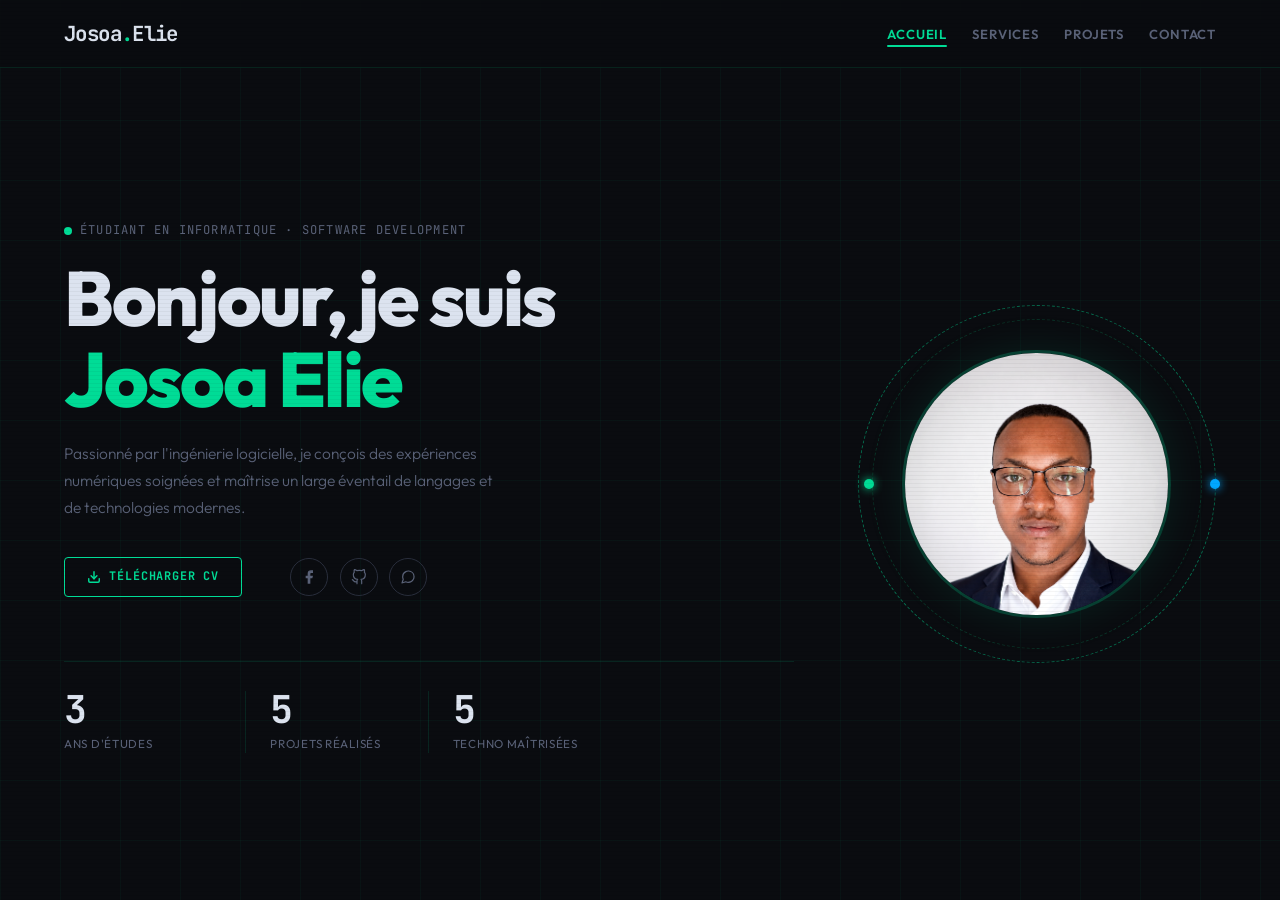
<file: index.html>
<!DOCTYPE html>
<html lang="fr">
<head>
  <meta charset="UTF-8" />
  <meta name="viewport" content="width=device-width, initial-scale=1.0" />
  <title>Josoa Elie — Développeur Logiciel</title>
  <link rel="preconnect" href="https://fonts.googleapis.com" />
  <link rel="preconnect" href="https://fonts.gstatic.com" crossorigin />
  <link href="https://fonts.googleapis.com/css2?family=JetBrains+Mono:wght@400;700&family=Outfit:wght@300;400;500;600;700;800&display=swap" rel="stylesheet" />
  <link rel="stylesheet" href="css/style.css">
  <link rel="stylesheet" href="css/download.css"><!-- ajouté : styles pour l'indicateur de download -->
  <link rel="stylesheet" href="assets/icons/fontawesome/css/all.css">
</head>
<body>

  <!-- NAV -->
  <header>
    <nav class="nav" role="navigation" aria-label="Navigation principale">
      <a href="index.html" class="nav__logo" aria-label="Accueil">Josoa<span>.</span>Elie</a>

      <button class="nav__toggle" id="toggle" aria-label="Menu" aria-expanded="false">
        <span></span><span></span><span></span>
      </button>

      <ul class="nav__links" id="menu" role="list">
        <li><a href="index.html" class="active">Accueil</a></li>
        <li><a href="page/services.html">Services</a></li>
        <li><a href="page/projets.html">Projets</a></li>
        <li><a href="page/contact.html">Contact</a></li>
      </ul>
    </nav>
  </header>

  <div class="overlay" id="overlay" aria-hidden="true"></div>

  <!-- HERO -->
  <main>
    <section class="hero" aria-label="Présentation">

      <!-- Texte gauche -->
      <div class="hero__text">
        <p class="hero__badge">Étudiant en informatique &middot; Software Development</p>

        <h1 class="hero__title">
          Bonjour, je suis<br>
          <em>Josoa Elie</em>
        </h1>

        <p class="hero__desc">
          Passionné par l'ingénierie logicielle, je conçois des expériences numériques soignées
          et maîtrise un large éventail de langages et de technologies modernes.
        </p>

        <div class="hero__actions">
          <!-- CV download -->
          <a href="assets/pdf/Mon_CV.pdf"
             id="download-cv"
             class="btn-outline"
             download
             aria-describedby="download-status"
             aria-pressed="false">
            <svg width="14" height="14" viewBox="0 0 24 24" fill="none"
                 stroke="currentColor" stroke-width="2.5" stroke-linecap="round" stroke-linejoin="round"
                 aria-hidden="true">
              <path d="M21 15v4a2 2 0 01-2 2H5a2 2 0 01-2-2v-4"/>
              <polyline points="7 10 12 15 17 10"/>
              <line x1="12" y1="15" x2="12" y2="3"/>
            </svg>
            Télécharger CV
          </a>

          <!-- Indicateur de téléchargement (visuel + texte accessible) -->
          <div id="download-indicator" class="download-indicator" aria-hidden="true" aria-live="polite">
            <span class="spinner" aria-hidden="true"></span>
            <span class="progress-bar" aria-hidden="true"><span class="progress-fill" style="width:0%"></span></span>
            <span id="download-status" class="sr-only" aria-live="polite"></span>
          </div>

          <!-- Réseaux -->
          <nav class="socials" aria-label="Réseaux sociaux">
            <!-- Facebook -->
            <a href="https://www.facebook.com/elie.josoa" target="_blank"
               rel="noopener noreferrer" aria-label="Facebook">
              <svg width="16" height="16" viewBox="0 0 24 24" fill="currentColor" aria-hidden="true">
                <path d="M18 2h-3a5 5 0 00-5 5v3H7v4h3v8h4v-8h3l1-4h-4V7a1 1 0 011-1h3z"/>
              </svg>
            </a>

            <!-- GitHub -->
            <a href="https://github.com/Josoa-elie" target="_blank"
               rel="noopener noreferrer" aria-label="GitHub">
              <svg width="16" height="16" viewBox="0 0 24 24" fill="none"
                   stroke="currentColor" stroke-width="1.8" stroke-linecap="round" stroke-linejoin="round"
                   aria-hidden="true">
                <path d="M9 19c-5 1.5-5-2.5-7-3m14 6v-3.87a3.37 3.37 0 00-.94-2.61
                         c3.14-.35 6.44-1.54 6.44-7A5.44 5.44 0 0020 4.77
                         5.07 5.07 0 0019.91 1S18.73.65 16 2.48a13.38 13.38 0 00-7 0
                         C6.27.65 5.09 1 5.09 1A5.07 5.07 0 005 4.77a5.44 5.44 0 00-1.5 3.78
                         c0 5.42 3.3 6.61 6.44 7A3.37 3.37 0 009 18.13V22"/>
              </svg>
            </a>

            <!-- WhatsApp -->
            <a href="https://wa.me/261346310581" target="_blank"
               rel="noopener noreferrer" aria-label="WhatsApp">
              <svg width="16" height="16" viewBox="0 0 24 24" fill="none"
                   stroke="currentColor" stroke-width="1.8" stroke-linecap="round" stroke-linejoin="round"
                   aria-hidden="true">
                <path d="M21 11.5a8.38 8.38 0 01-.9 3.8 8.5 8.5 0 01-7.6 4.7
                         8.38 8.38 0 01-3.8-.9L3 21l1.9-5.7a8.38 8.38 0 01-.9-3.8
                         8.5 8.5 0 014.7-7.6 8.38 8.38 0 013.8-.9h.5a8.48 8.48 0 018 8v.5z"/>
              </svg>
            </a>

          </nav>
        </div>

        <!-- Stats -->
        <div class="hero__stats" role="list" aria-label="Statistiques">
          <div class="stat" role="listitem">
            <div class="stat__n">3</div>
            <div class="stat__l">Ans d'études</div>
          </div>
          <div class="stat" role="listitem">
            <div class="stat__n">5</div>
            <div class="stat__l">Projets réalisés</div>
          </div>
          <div class="stat" role="listitem">
            <div class="stat__n">5</div>
            <div class="stat__l">Techno maîtrisées</div>
          </div>
        </div>
      </div>

      <!-- Photo droite -->
      <div class="hero__visual" aria-hidden="true">
        <div class="ring ring--1"></div>
        <div class="ring ring--2"></div>
        <div class="photo">
          <img src="assets/images/profil.png" alt="Photo de Josoa Elie"
            loading="eager"
            decoding="async">
        </div>
      </div>

    </section>
  </main>
  <script src="js/main.js"></script>
</body>
</html>
</file>
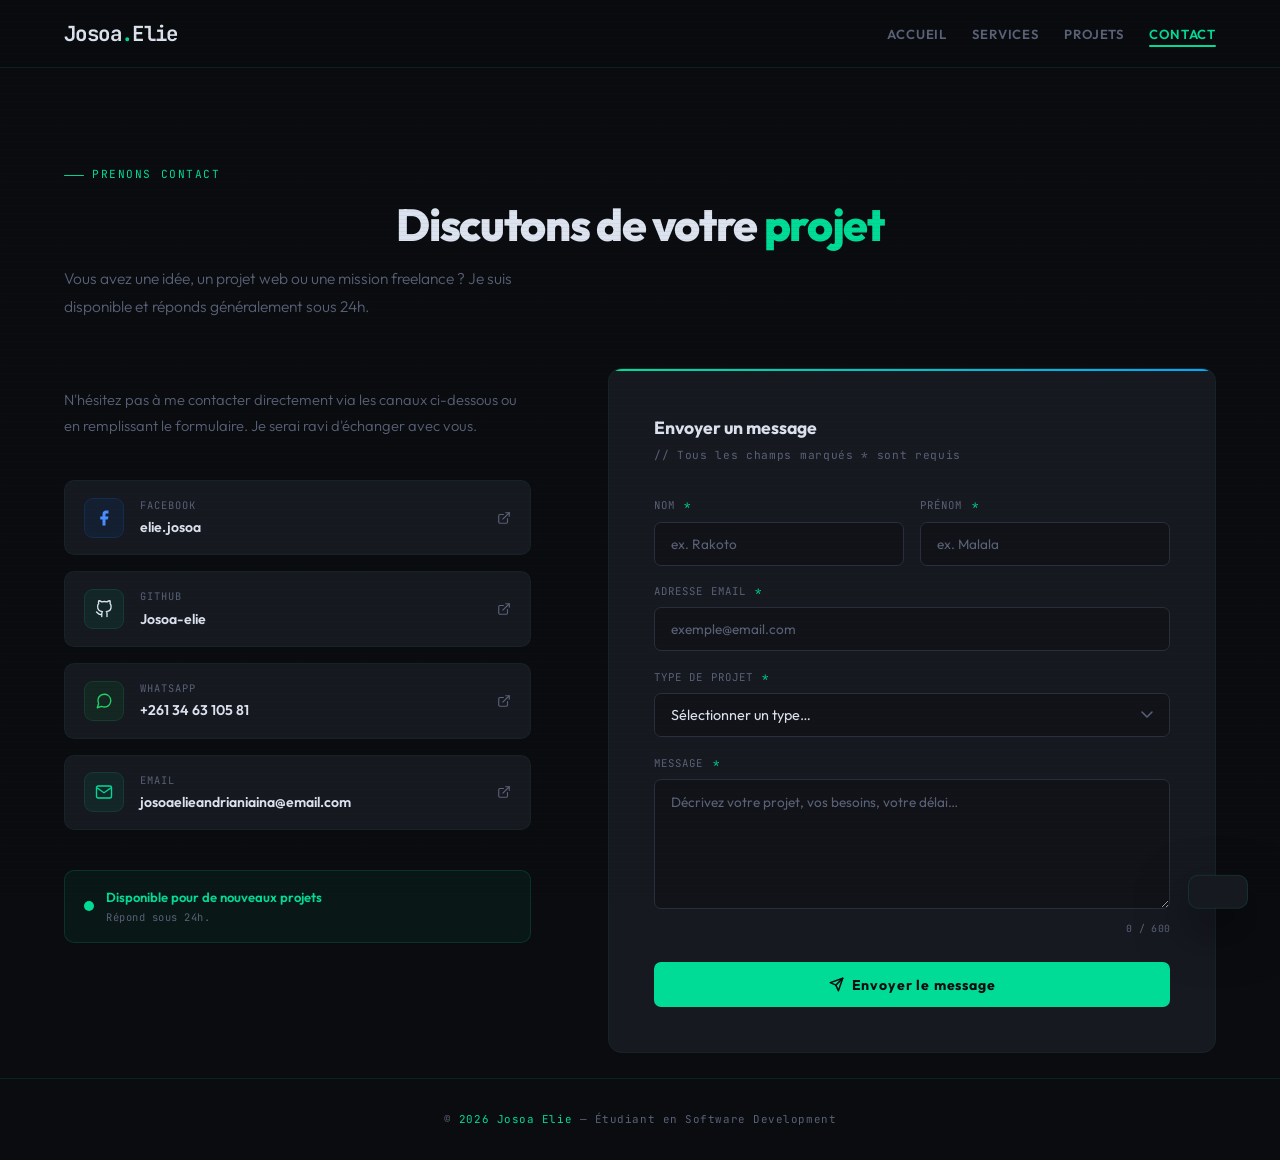
<file: page/contact.html>
<!DOCTYPE html>
<html lang="fr">

<head>
  <meta charset="UTF-8" />
  <meta name="viewport" content="width=device-width, initial-scale=1.0" />
  <title>Contact — Josoa Elie</title>
  <link rel="preconnect" href="https://fonts.googleapis.com" />
  <link rel="preconnect" href="https://fonts.gstatic.com" crossorigin />
  <link
    href="https://fonts.googleapis.com/css2?family=JetBrains+Mono:wght@400;700&family=Outfit:wght@300;400;500;600;700;800&display=swap"
    rel="stylesheet" />
  <link rel="stylesheet" href="../css/style.css">

</head>

<body>

  <!--  NAV  -->
  <header>
    <nav class="nav" role="navigation" aria-label="Navigation principale">
      <a href="../index.html" class="nav__logo">Josoa<span>.</span>Elie</a>

      <button class="nav__toggle" id="toggle" aria-label="Ouvrir le menu" aria-expanded="false">
        <span></span><span></span><span></span>
      </button>

      <ul class="nav__links" id="menu" role="list">
        <li><a href="../index.html">Accueil</a></li>
        <li><a href="services.html">Services</a></li>
        <li><a href="projets.html">Projets</a></li>
        <li><a href="contact.html" class="active">Contact</a></li>
      </ul>
    </nav>
  </header>

  <div class="overlay" id="overlay" aria-hidden="true"></div>

  <main>

    <!--  PAGE HEADER  -->
    <section class="page-hero">
      <div class="container">
        <p class="section-tag anim anim-d1">Prenons contact</p>
        <h1 class="section-title anim anim-d2">Discutons de votre <em>projet</em></h1>
        <p class="section-desc anim anim-d3">
          Vous avez une idée, un projet web ou une mission freelance ?
          Je suis disponible et réponds généralement sous 24h.
        </p>
      </div>
    </section>

    <!--  CONTACT LAYOUT  -->
    <section id="form" aria-label="Formulaire de contact" style="margin-bottom: 25px;">
      <div class="container">
        <div class="contact-layout">

          <!-- ── Infos gauche ── -->
          <aside class="contact-info stagger" aria-label="Coordonnées">

            <p class="contact-info__desc">
              N'hésitez pas à me contacter directement via les canaux ci-dessous
              ou en remplissant le formulaire. Je serai ravi d'échanger avec vous.
            </p>

            <div class="contact-channels" role="list">

              <!-- Facebook -->
              <a href="https://www.facebook.com/elie.josoa" target="_blank" rel="noopener noreferrer" class="channel"
                role="listitem" aria-label="Facebook">
                <div class="channel__icon channel__icon--fb">
                  <svg viewBox="0 0 24 24" fill="currentColor">
                    <path d="M18 2h-3a5 5 0 00-5 5v3H7v4h3v8h4v-8h3l1-4h-4V7a1 1 0 011-1h3z" />
                  </svg>
                </div>
                <div class="channel__text">
                  <div class="channel__label">Facebook</div>
                  <div class="channel__value">elie.josoa</div>
                </div>
                <svg style="margin-left:auto;color:var(--c-muted);flex-shrink:0" width="14" height="14"
                  viewBox="0 0 24 24" fill="none" stroke="currentColor" stroke-width="2" stroke-linecap="round"
                  stroke-linejoin="round">
                  <path d="M18 13v6a2 2 0 01-2 2H5a2 2 0 01-2-2V8a2 2 0 012-2h6" />
                  <polyline points="15 3 21 3 21 9" />
                  <line x1="10" y1="14" x2="21" y2="3" />
                </svg>
              </a>

              <!-- GitHub -->
              <a href="https://github.com/Josoa-elie" target="_blank" rel="noopener noreferrer" class="channel"
                role="listitem" aria-label="GitHub">
                <div class="channel__icon channel__icon--gh">
                  <svg viewBox="0 0 24 24" fill="none" stroke="currentColor" stroke-width="1.8" stroke-linecap="round"
                    stroke-linejoin="round">
                    <path d="M9 19c-5 1.5-5-2.5-7-3m14 6v-3.87a3.37 3.37 0 00-.94-2.61
                             c3.14-.35 6.44-1.54 6.44-7A5.44 5.44 0 0020 4.77
                             5.07 5.07 0 0019.91 1S18.73.65 16 2.48a13.38 13.38 0 00-7 0
                             C6.27.65 5.09 1 5.09 1A5.07 5.07 0 005 4.77a5.44 5.44 0 00-1.5 3.78
                             c0 5.42 3.3 6.61 6.44 7A3.37 3.37 0 009 18.13V22" />
                  </svg>
                </div>
                <div class="channel__text">
                  <div class="channel__label">GitHub</div>
                  <div class="channel__value">Josoa-elie</div>
                </div>
                <svg style="margin-left:auto;color:var(--c-muted);flex-shrink:0" width="14" height="14"
                  viewBox="0 0 24 24" fill="none" stroke="currentColor" stroke-width="2" stroke-linecap="round"
                  stroke-linejoin="round">
                  <path d="M18 13v6a2 2 0 01-2 2H5a2 2 0 01-2-2V8a2 2 0 012-2h6" />
                  <polyline points="15 3 21 3 21 9" />
                  <line x1="10" y1="14" x2="21" y2="3" />
                </svg>
              </a>

              <!-- WhatsApp -->
              <a href="https://wa.me/261346310581" target="_blank" rel="noopener noreferrer" class="channel"
                role="listitem" aria-label="WhatsApp">
                <div class="channel__icon channel__icon--wa">
                  <svg viewBox="0 0 24 24" fill="none" stroke="currentColor" stroke-width="1.8" stroke-linecap="round"
                    stroke-linejoin="round">
                    <path d="M21 11.5a8.38 8.38 0 01-.9 3.8 8.5 8.5 0 01-7.6 4.7
                             8.38 8.38 0 01-3.8-.9L3 21l1.9-5.7a8.38 8.38 0 01-.9-3.8
                             8.5 8.5 0 014.7-7.6 8.38 8.38 0 013.8-.9h.5a8.48 8.48 0 018 8v.5z" />
                  </svg>
                </div>
                <div class="channel__text">
                  <div class="channel__label">WhatsApp</div>
                  <div class="channel__value">+261 34 63 105 81</div>
                </div>
                <svg style="margin-left:auto;color:var(--c-muted);flex-shrink:0" width="14" height="14"
                  viewBox="0 0 24 24" fill="none" stroke="currentColor" stroke-width="2" stroke-linecap="round"
                  stroke-linejoin="round">
                  <path d="M18 13v6a2 2 0 01-2 2H5a2 2 0 01-2-2V8a2 2 0 012-2h6" />
                  <polyline points="15 3 21 3 21 9" />
                  <line x1="10" y1="14" x2="21" y2="3" />
                </svg>
              </a>

              <!-- Email -->
              <a href="mailto:josoaelieandrianiaina@email.com" class="channel" role="listitem" aria-label="Email">
                <div class="channel__icon channel__icon--mail">
                  <svg viewBox="0 0 24 24" fill="none" stroke="currentColor" stroke-width="1.8" stroke-linecap="round"
                    stroke-linejoin="round">
                    <path d="M4 4h16c1.1 0 2 .9 2 2v12c0 1.1-.9 2-2 2H4c-1.1 0-2-.9-2-2V6c0-1.1.9-2 2-2z" />
                    <polyline points="22,6 12,13 2,6" />
                  </svg>
                </div>
                <div class="channel__text">
                  <div class="channel__label">Email</div>
                  <div class="channel__value">josoaelieandrianiaina@email.com</div>
                </div>
                <svg style="margin-left:auto;color:var(--c-muted);flex-shrink:0" width="14" height="14"
                  viewBox="0 0 24 24" fill="none" stroke="currentColor" stroke-width="2" stroke-linecap="round"
                  stroke-linejoin="round">
                  <path d="M18 13v6a2 2 0 01-2 2H5a2 2 0 01-2-2V8a2 2 0 012-2h6" />
                  <polyline points="15 3 21 3 21 9" />
                  <line x1="10" y1="14" x2="21" y2="3" />
                </svg>
              </a>

            </div>

            <!-- Disponibilité -->
            <div class="availability" aria-label="Disponibilité">
              <div class="availability__dot"></div>
              <div class="availability__text">
                <div class="availability__status">Disponible pour de nouveaux projets</div>
                <div class="availability__sub">Répond sous 24h.</div>
              </div>
            </div>

          </aside>

          <!-- ── Formulaire droite ── -->
          <div class="contact-form-wrap stagger" id="contact-wrap">
            <h2 class="form-title">Envoyer un message</h2>
            <p class="form-subtitle">// Tous les champs marqués * sont requis</p>

            <form id="contact-form" action="https://formspree.io/f/xwvdzwwv" method="POST" novalidate autocomplete="off">

              <!-- Nom + Prénom -->
              <div class="form-row">
                <div class="form-group" id="g-nom">
                  <label class="form-label" for="nom">Nom <span>*</span></label>
                  <input class="form-control" type="text" id="nom" name="nom" placeholder="ex. Rakoto" maxlength="50" required />
                  <span class="form-error">Veuillez entrer votre nom.</span>
                </div>
                <div class="form-group" id="g-prenom">
                  <label class="form-label" for="prenom">Prénom <span>*</span></label>
                  <input class="form-control" type="text" id="prenom" name="prenom" placeholder="ex. Malala" maxlength="50" required />
                  <span class="form-error">Veuillez entrer votre prénom.</span>
                </div>
              </div>

              <!-- Email -->
              <div class="form-group" id="g-email">
                <label class="form-label" for="email">Adresse email <span>*</span></label>
                <!-- Important : Formspree utilise le name="email" pour savoir où répondre -->
                <input class="form-control" type="email" id="email" name="email" placeholder="exemple@email.com" required />
                <span class="form-error">Veuillez entrer une adresse email valide.</span>
              </div>

              <!-- Sujet -->
              <div class="form-group" id="g-sujet">
                <label class="form-label" for="sujet">Type de projet <span>*</span></label>
                <select class="form-control" id="sujet" name="sujet" required>
                  <option value="" disabled selected>Sélectionner un type…</option>
                  <option value="site-web">Développement de site web</option>
                  <option value="app-web">Application web</option>
                  <option value="maquette">Intégration de maquette</option>
                  <option value="bdd">Modélisation base de données</option>
                  <option value="autre">Autre</option>
                </select>
                <span class="form-error">Veuillez sélectionner un type de projet.</span>
              </div>

              <!-- Message -->
              <div class="form-group" id="g-message">
                <label class="form-label" for="message">Message <span>*</span></label>
                <textarea class="form-control" id="message" name="message" placeholder="Décrivez votre projet, vos besoins, votre délai…" maxlength="600" required></textarea>
                <p class="form-hint"><span id="char-count">0</span> / 600</p>
                <span class="form-error">Le message doit contenir au moins 20 caractères.</span>
              </div>

              <button type="submit" class="btn-submit" id="submit-btn">
                <span class="btn-text" style="display:flex;align-items:center;gap:.5rem">
                  <svg width="15" height="15" viewBox="0 0 24 24" fill="none" stroke="currentColor" stroke-width="2.5" stroke-linecap="round" stroke-linejoin="round">
                    <line x1="22" y1="2" x2="11" y2="13" />
                    <polygon points="22 2 15 22 11 13 2 9 22 2" />
                  </svg>
                  Envoyer le message
                </span>
                <div class="spinner"></div>
              </button>

            </form>
          </div>

        </div>
      </div>
    </section>

  </main>

  <footer>
    <div class="footer">
      <p class="footer__copy">
        &copy; <span id="year"></span> <span>Josoa Elie</span> — Étudiant en Software Development
      </p>

    </div>
  </footer>

  <div class="toast" id="toast" role="alert" aria-live="assertive">
    <div class="toast__icon" id="toast-icon"></div>
    <p class="toast__msg" id="toast-msg"></p>
  </div>

  <!--  JS  -->
  <script>
    (function () {

      /* ── Année automatique ────────────────────────────────── */
      document.getElementById('year').textContent = new Date().getFullYear();

      /* ── Hamburger ────────────────────────────────────────── */
      var toggle = document.getElementById('toggle');
      var menu = document.getElementById('menu');
      var overlay = document.getElementById('overlay');

      function openMenu() {
        toggle.classList.add('open'); menu.classList.add('open');
        overlay.classList.add('show'); toggle.setAttribute('aria-expanded', 'true');
        document.body.style.overflow = 'hidden';
      }
      function closeMenu() {
        toggle.classList.remove('open'); menu.classList.remove('open');
        overlay.classList.remove('show'); toggle.setAttribute('aria-expanded', 'false');
        document.body.style.overflow = '';
      }
      toggle.addEventListener('click', function () {
        menu.classList.contains('open') ? closeMenu() : openMenu();
      });
      overlay.addEventListener('click', closeMenu);
      menu.querySelectorAll('a').forEach(function (l) { l.addEventListener('click', closeMenu); });
      document.addEventListener('keydown', function (e) { if (e.key === 'Escape') closeMenu(); });

      /* ── Stagger observer ─────────────────────────────────── */
      var staggerEls = document.querySelectorAll('.stagger');
      var io = new IntersectionObserver(function (entries) {
        entries.forEach(function (entry, i) {
          if (!entry.isIntersecting) return;
          setTimeout(function () { entry.target.classList.add('visible'); }, i * 80);
          io.unobserve(entry.target);
        });
      }, { threshold: 0.08 });
      staggerEls.forEach(function (el) { io.observe(el); });

      /* ── Compteur de caractères ───────────────────────────── */
      var textarea = document.getElementById('message');
      var charCount = document.getElementById('char-count');
      textarea.addEventListener('input', function () {
        charCount.textContent = textarea.value.length;
      });

      /* ── Validation & soumission ──────────────────────────── */
      var form = document.getElementById('contact-form');
      var submitBtn = document.getElementById('submit-btn');
      var toast = document.getElementById('toast');
      var toastMsg = document.getElementById('toast-msg');
      var toastIcon = document.getElementById('toast-icon');
      var toastTimer;

      function showToast(type, msg) {
        clearTimeout(toastTimer);
        toastMsg.textContent = msg;
        toast.className = 'toast toast--' + type;

        if (type === 'success') {
          toastIcon.innerHTML = '<svg width="20" height="20" viewBox="0 0 24 24" fill="none" stroke="#00dc96" stroke-width="2.5" stroke-linecap="round" stroke-linejoin="round"><path d="M22 11.08V12a10 10 0 11-5.93-9.14"/><polyline points="22 4 12 14.01 9 11.01"/></svg>';
        } else {
          toastIcon.innerHTML = '<svg width="20" height="20" viewBox="0 0 24 24" fill="none" stroke="#ff5566" stroke-width="2.5" stroke-linecap="round" stroke-linejoin="round"><circle cx="12" cy="12" r="10"/><line x1="12" y1="8" x2="12" y2="12"/><line x1="12" y1="16" x2="12.01" y2="16"/></svg>';
        }

        requestAnimationFrame(function () {
          toast.classList.add('show');
        });
        toastTimer = setTimeout(function () { toast.classList.remove('show'); }, 5000);
      }

      function validateField(id, groupId, check) {
        var el = document.getElementById(id);
        var group = document.getElementById(groupId);
        var ok = check(el.value.trim());
        group.classList.toggle('has-error', !ok);
        return ok;
      }

      function validateAll() {
        var ok = true;
        if (!validateField('prenom', 'g-prenom', function (v) { return v.length >= 2; })) ok = false;
        if (!validateField('nom', 'g-nom', function (v) { return v.length >= 2; })) ok = false;
        if (!validateField('email', 'g-email', function (v) { return /^[^\s@]+@[^\s@]+\.[^\s@]+$/.test(v); })) ok = false;
        if (!validateField('sujet', 'g-sujet', function (v) { return v !== ''; })) ok = false;
        if (!validateField('message', 'g-message', function (v) { return v.length >= 20; })) ok = false;
        return ok;
      }

      /* live validation on blur */
      ['prenom', 'nom', 'email', 'sujet', 'message'].forEach(function (id) {
        var el = document.getElementById(id);
        el.addEventListener('blur', function () {
          validateAll();
        });
      });

      // Remplacement de la simulation par l'appel AJAX vers Formspree
      form.addEventListener('submit', function (e) {
        e.preventDefault();

        if (!validateAll()) {
          showToast('error', 'Veuillez corriger les erreurs avant d\'envoyer.');
          return;
        }

        /* 🚀 Début de l'envoi réel */
        submitBtn.classList.add('loading');
        submitBtn.disabled = true;

        var formData = new FormData(form);

        fetch(form.action, {
          method: form.method,
          body: formData,
          headers: {
            'Accept': 'application/json'
          }
        })
        .then(function (response) {
          if (response.ok) {
            // Succès
            form.reset();
            charCount.textContent = '0';
            showToast('success', 'Message envoyé ! Je vous répondrai sous 24h.');
            
            // Nettoyage des classes d'erreur résiduelles
            ['prenom', 'nom', 'email', 'sujet', 'message'].forEach(function (id) {
              var g = document.getElementById('g-' + id);
              if (g) g.classList.remove('has-error');
            });
          } else {
            // Problème serveur (ex: mauvais endpoint Formspree)
            showToast('error', 'Oups ! Un problème est survenu lors de l\'envoi.');
          }
        })
        .catch(function (error) {
          // Problème réseau / connexion internet coupé
          showToast('error', 'Erreur réseau. Veuillez vérifier votre connexion.');
          console.error('Erreur Formspree:', error);
        })
        .finally(function () {
          /* Arrêt de l'animation de chargement */
          submitBtn.classList.remove('loading');
          submitBtn.disabled = false;
        });
      });

    })();
  </script>

</body>

</html>
</file>
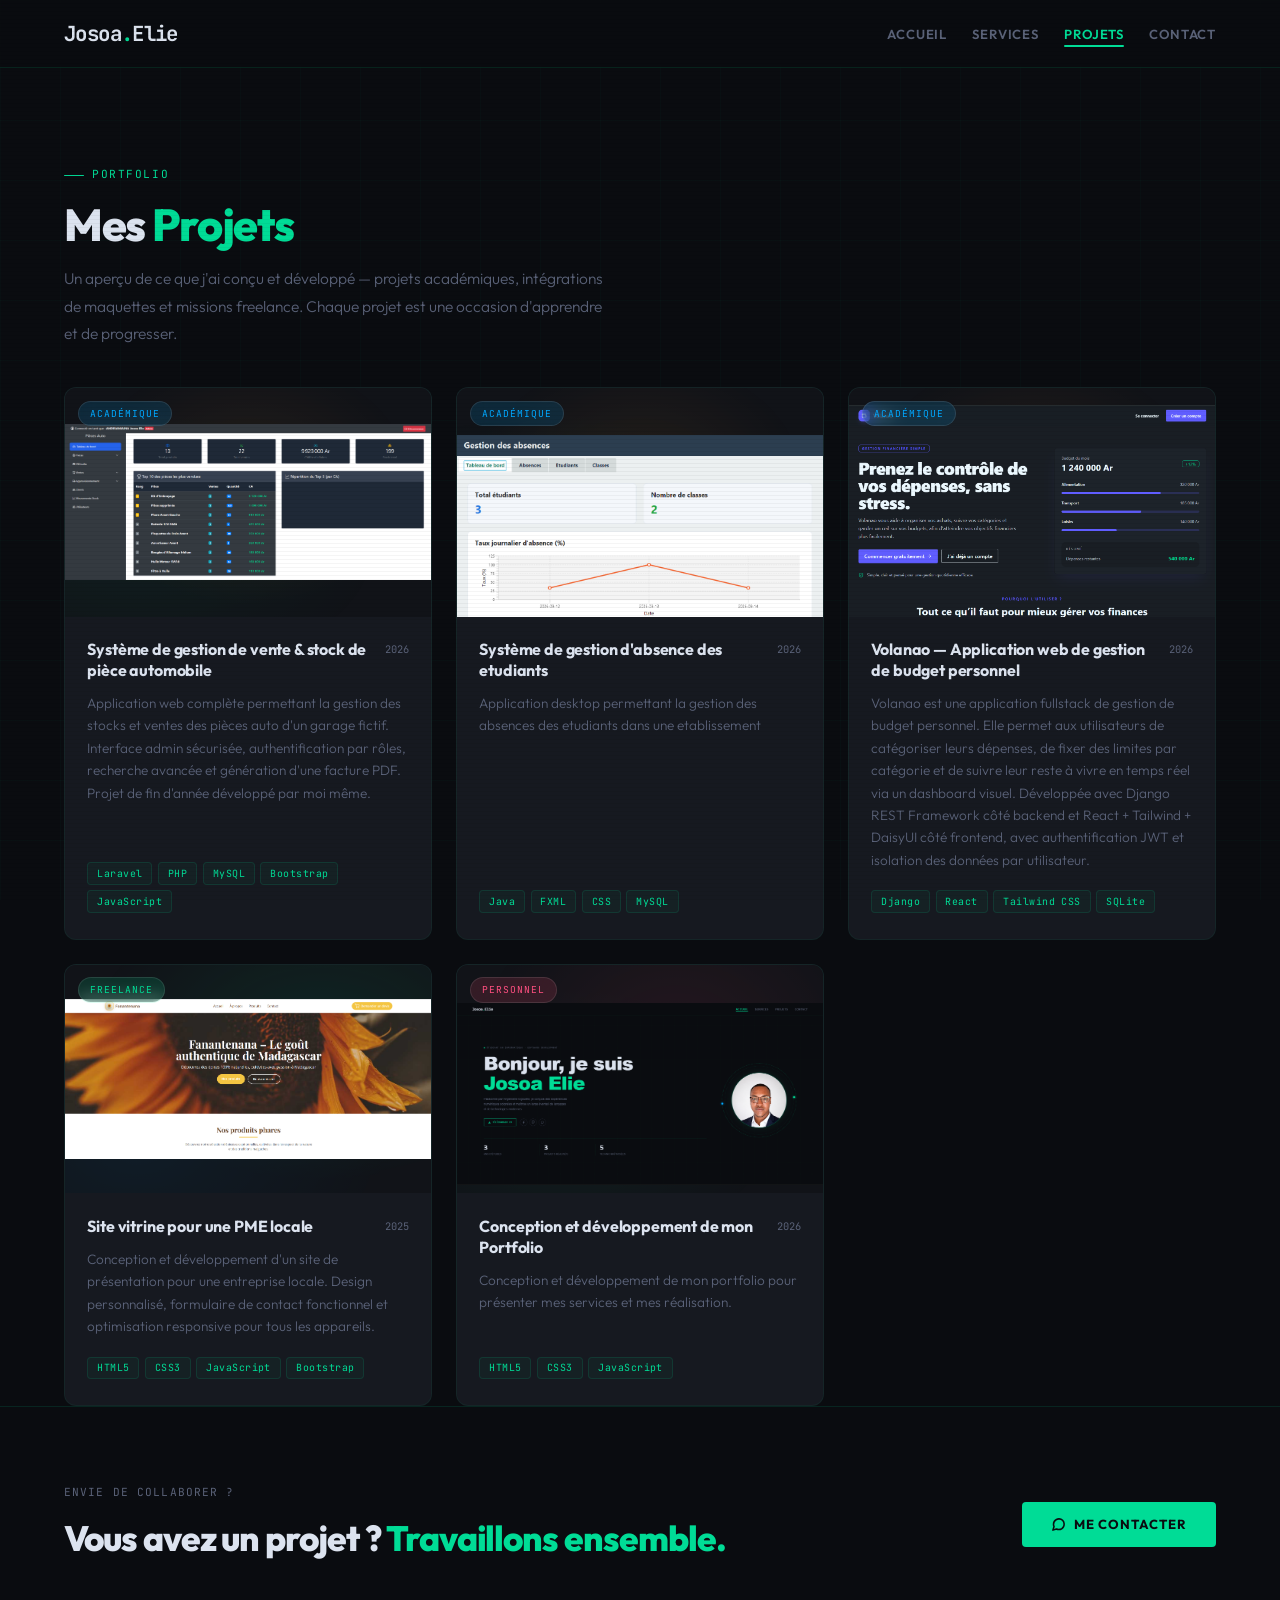
<file: page/projets.html>
<!DOCTYPE html>
<html lang="fr">
<head>
  <meta charset="UTF-8" />
  <meta name="viewport" content="width=device-width, initial-scale=1.0" />
  <title>Projets — Josoa Elie</title>
  <link rel="preconnect" href="https://fonts.googleapis.com" />
  <link rel="preconnect" href="https://fonts.gstatic.com" crossorigin />
  <link href="https://fonts.googleapis.com/css2?family=JetBrains+Mono:wght@400;700&family=Outfit:wght@300;400;500;600;700;800&display=swap" rel="stylesheet" />
  <link rel="stylesheet" href="../css/projets.css">
</head>
<body>

  <!-- NAV -->
  <header>
    <nav class="nav" role="navigation" aria-label="Navigation principale">
      <a href="../index.html" class="nav__logo">Josoa<span>.</span>Elie</a>

      <button class="nav__toggle" id="toggle" aria-label="Ouvrir le menu" aria-expanded="false">
        <span></span><span></span><span></span>
      </button>

      <ul class="nav__links" id="menu" role="list">
        <li><a href="../index.html">Accueil</a></li>
        <li><a href="services.html">Services</a></li>
        <li><a href="projets.html" class="active">Projets</a></li>
        <li><a href="contact.html">Contact</a></li>
      </ul>
    </nav>
  </header>

  <div class="overlay" id="overlay" aria-hidden="true"></div>

  <main>

    <!--  PAGE HEADER -->
    <section class="page-hero">
      <div class="container">
        <p class="section-tag anim anim-d1">Portfolio</p>
        <h1 class="section-title anim anim-d2">Mes <em>Projets</em></h1>
        <p class="section-desc anim anim-d3">
          Un aperçu de ce que j'ai conçu et développé — projets académiques,
          intégrations de maquettes et missions freelance. Chaque projet
          est une occasion d'apprendre et de progresser.
        </p>
      </div>
    </section>

    <!--  FILTRES  -->
    <!--<section aria-label="Filtrer les projets">
      <div class="container">
        <div class="filters anim anim-d4">
          <div class="filters__inner" role="group" aria-label="Catégories">
            <button class="filter-btn is-active" data-filter="all">Tous</button>
            <button class="filter-btn" data-filter="academique">Académique</button>
            <button class="filter-btn" data-filter="freelance">Freelance</button>
            <button class="filter-btn" data-filter="maquette">Maquette</button>
          </div>
        </div>
      </div>
    </section> -->

    <!--  GRILLE PROJETS  -->
    <section aria-label="Liste des projets">
      <div class="container">
        <div class="projects__grid" id="grid">
          <!-- ── Projet 1 : App de gestion ── -->
          <article class="project-card stagger" data-cat="academique">
            <div class="project-card__thumb">
              <div class="thumb-bg thumb-bg--db"></div>
              <div class="project-card__thumb-inner">
                <img src="../assets/images/gestion_stock.png" alt="">
              </div>
              <span class="project-card__cat cat--academique">Académique</span>
              <!--<div class="project-card__overlay">
                <a href="#" class="overlay-btn overlay-btn--primary">Voir le projet</a>
                <a href="https://github.com/Josoa-elie" target="_blank" rel="noopener noreferrer" class="overlay-btn overlay-btn--secondary">GitHub</a>
              </div>-->
            </div>
            <div class="project-card__body">
              <div class="project-card__header">
                <h2 class="project-card__title">Système de gestion de vente & stock de pièce automobile</h2>
                <span class="project-card__year">2026</span>
              </div>
              <p class="project-card__desc">
                Application web complète permettant la gestion des stocks et ventes des pièces auto d'un garage fictif. Interface admin sécurisée,
                authentification par rôles, recherche avancée et génération d'une facture PDF.
                Projet de fin d'année développé par moi même.
              </p>
              <div class="project-card__stack">
                <span class="stack-tag">Laravel</span>
                <span class="stack-tag">PHP</span>
                <span class="stack-tag">MySQL</span>
                <span class="stack-tag">Bootstrap</span>
                <span class="stack-tag">JavaScript</span>
              </div>
            </div>
          </article>

          <article class="project-card stagger" data-cat="academique">
            <div class="project-card__thumb">
              <div class="thumb-bg thumb-bg--db"></div>
              <div class="project-card__thumb-inner">
                <img src="../assets/images/gestion_absence.png" alt="" style="padding-top: 80px;">
              </div>
              <span class="project-card__cat cat--academique">Académique</span>
              <div class="project-card__overlay">
                <a href="https://github.com/Josoa-elie/gestion_absence" target="_blank" rel="noopener noreferrer" class="overlay-btn overlay-btn--secondary">GitHub</a>
              </div>
            </div>
            <div class="project-card__body">
              <div class="project-card__header">
                <h2 class="project-card__title">Système de gestion d'absence des etudiants</h2>
                <span class="project-card__year">2026</span>
              </div>
              <p class="project-card__desc">
                Application desktop permettant la gestion des absences des etudiants dans une etablissement
              </p>
              <div class="project-card__stack">
                <span class="stack-tag">Java</span>
                <span class="stack-tag">FXML</span>
                <span class="stack-tag">CSS</span>
                <span class="stack-tag">MySQL</span>
              </div>
            </div>
          </article>

          <article class="project-card stagger" data-cat="academique">
            <div class="project-card__thumb">
              <div class="thumb-bg thumb-bg--db"></div>
              <div class="project-card__thumb-inner">
                <img src="../assets/images/volanao.png" alt="" style="padding-top: 80px;">
              </div>
              <span class="project-card__cat cat--academique">Académique</span>
              <div class="project-card__overlay">
                <a href="https://volanao-frontend.onrender.com" class="overlay-btn overlay-btn--primary">Voir le projet</a>
                <a href="https://github.com/Josoa-elie/volanao.app/" target="_blank" rel="noopener noreferrer" class="overlay-btn overlay-btn--secondary">GitHub</a>
              </div>
            </div>
            <div class="project-card__body">
              <div class="project-card__header">
                <h2 class="project-card__title">
                 Volanao — Application web de gestion de budget personnel 
                </h2>
                <span class="project-card__year">2026</span>
              </div>
              <p class="project-card__desc">
                Volanao est une application fullstack de gestion de budget personnel. Elle permet aux utilisateurs de catégoriser leurs dépenses, de fixer des limites par catégorie et de suivre leur reste à vivre en temps réel via un dashboard visuel. Développée avec Django REST Framework côté backend et React + Tailwind + DaisyUI côté frontend, avec authentification JWT et isolation des données par utilisateur.
              </p>
              <div class="project-card__stack">
                <span class="stack-tag">Django</span>
                <span class="stack-tag">React</span>
                <span class="stack-tag">Tailwind CSS</span>
                <span class="stack-tag">SQLite</span>
              </div>
            </div>
          </article>

          <!-- ── Projet 2 : Site vitrine ── -->
          <article class="project-card stagger" data-cat="freelance">
            <div class="project-card__thumb">
              <div class="thumb-bg thumb-bg--web"></div>
              <div class="project-card__thumb-inner">
                <img src="../assets/images/Projet_fanantenana.png" alt="">
              </div>
              <span class="project-card__cat cat--freelance">Freelance</span>
              <div class="project-card__overlay">
                <a href="https://fanantenana-epice.netlify.app/" class="overlay-btn overlay-btn--primary">Voir le site</a>
                <a href="https://github.com/Josoa-elie/Projet-Fanantenana" target="_blank" rel="noopener noreferrer" class="overlay-btn overlay-btn--secondary">GitHub</a>
              </div>
            </div>
            <div class="project-card__body">
              <div class="project-card__header">
                <h2 class="project-card__title">Site vitrine pour une PME locale</h2>
                <span class="project-card__year">2025</span>
              </div>
              <p class="project-card__desc">
                Conception et développement d'un site de présentation pour une entreprise locale.
                Design personnalisé, formulaire de contact fonctionnel et optimisation responsive
                pour tous les appareils.
              </p>
              <div class="project-card__stack">
                <span class="stack-tag">HTML5</span>
                <span class="stack-tag">CSS3</span>
                <span class="stack-tag">JavaScript</span>
                <span class="stack-tag">Bootstrap</span>
              </div>
            </div>
          </article>

          <!-- ── Projet 3 : Portfolio ── -->
          <article class="project-card stagger" data-cat="maquette">
            <div class="project-card__thumb" >
              <div class="thumb-bg thumb-bg--maquette"></div>
              <div class="project-card__thumb-inner" style="margin: 15px 0px 0px 0px;">
                <img src="../assets/images/portfolio.png" alt="" >
              </div>
              <span class="project-card__cat cat--maquette">Personnel</span>
              <div class="project-card__overlay">
                <a href="https://josoaelie-dev.netlify.app/" class="overlay-btn overlay-btn--primary">Voir le rendu</a>
                <a href="https://github.com/Josoa-elie/my_portfolio" target="_blank" rel="noopener noreferrer" class="overlay-btn overlay-btn--secondary">GitHub</a>
              </div>
            </div>
            <div class="project-card__body">
              <div class="project-card__header">
                <h2 class="project-card__title">Conception et développement de mon Portfolio</h2>
                <span class="project-card__year">2026</span>
              </div>
              <p class="project-card__desc">
                Conception et développement de mon portfolio pour présenter mes services et mes réalisation.
              </p>
              <div class="project-card__stack">
                <span class="stack-tag">HTML5</span>
                <span class="stack-tag">CSS3</span>
                <span class="stack-tag">JavaScript</span>
              </div>
            </div>
          </article>

          <!-- ── Projet 6 : Modélisation BDD ── -->
          <!--<article class="project-card stagger" data-cat="academique">
            <div class="project-card__thumb">
              <div class="thumb-bg thumb-bg--db"></div>
              <div class="project-card__thumb-inner">
                <div class="browser-mock">
                  <div class="browser-mock__bar">
                    <div class="browser-mock__dot"></div>
                    <div class="browser-mock__dot"></div>
                    <div class="browser-mock__dot"></div>
                    <div class="browser-mock__url"></div>
                  </div>
                  <div class="browser-mock__screen">
                    <svg width="160" height="72" viewBox="0 0 160 72" fill="none" xmlns="http://www.w3.org/2000/svg">
                    
                      <rect x="8" y="12" width="44" height="30" rx="2" fill="rgba(255,160,60,.1)" stroke="rgba(255,160,60,.2)" stroke-width="1"/>
                      <rect x="8" y="12" width="44" height="10" rx="2" fill="rgba(255,160,60,.2)"/>
                      <rect x="60" y="25" width="40" height="28" rx="2" fill="rgba(0,220,150,.08)" stroke="rgba(0,220,150,.2)" stroke-width="1"/>
                      <rect x="60" y="25" width="40" height="10" rx="2" fill="rgba(0,220,150,.18)"/>
                      <rect x="110" y="12" width="42" height="30" rx="2" fill="rgba(0,168,255,.08)" stroke="rgba(0,168,255,.2)" stroke-width="1"/>
                      <rect x="110" y="12" width="42" height="10" rx="2" fill="rgba(0,168,255,.18)"/>
                    
                      <line x1="52" y1="25" x2="60" y2="34" stroke="rgba(255,255,255,.15)" stroke-width="1" stroke-dasharray="3 2"/>
                      <line x1="100" y1="34" x2="110" y2="25" stroke="rgba(255,255,255,.15)" stroke-width="1" stroke-dasharray="3 2"/>
                      <rect x="55" y="58" width="50" height="8" rx="2" fill="rgba(255,255,255,.04)"/>
                    </svg>
                  </div>
                </div>
              </div>
              <span class="project-card__cat cat--academique">Académique</span>
              <div class="project-card__overlay">
                <a href="#" class="overlay-btn overlay-btn--primary">Voir le schéma</a>
                <a href="https://github.com/Josoa-elie" target="_blank" rel="noopener noreferrer" class="overlay-btn overlay-btn--secondary">GitHub</a>
              </div>
            </div>
            <div class="project-card__body">
              <div class="project-card__header">
                <h2 class="project-card__title">Modélisation BDD — Hôpital</h2>
                <span class="project-card__year">2023</span>
              </div>
              <p class="project-card__desc">
                Modélisation complète d'une base de données hospitalière : diagramme de
                classes UML, MCD, MLD et MPD, puis implémentation sous MySQL avec
                procédures stockées et vues.
              </p>
              <div class="project-card__stack">
                <span class="stack-tag">UML</span>
                <span class="stack-tag">MySQL</span>
                <span class="stack-tag">MCD / MLD</span>
                <span class="stack-tag">Merise</span>
              </div>
            </div>
          </article> -->

          <!-- état vide -->
          <div class="projects__empty" id="empty" aria-live="polite">
            <p>Aucun projet dans cette catégorie pour l'instant.</p>
          </div>

        </div>

      </div>
    </section>

    <!--  CTA  -->
    <div class="cta">
      <div>
        <p class="cta__eyebrow">Envie de collaborer ?</p>
        <h2 class="cta__title">Vous avez un projet ? <em>Travaillons ensemble.</em></h2>
      </div>
      <a href="https://wa.me/261346310581" target="_blank" rel="noopener noreferrer" class="btn-primary">
        <svg width="15" height="15" viewBox="0 0 24 24" fill="none" stroke="currentColor" stroke-width="2.5" stroke-linecap="round" stroke-linejoin="round" aria-hidden="true">
          <path d="M21 11.5a8.38 8.38 0 01-.9 3.8 8.5 8.5 0 01-7.6 4.7 8.38 8.38 0 01-3.8-.9L3 21l1.9-5.7a8.38 8.38 0 01-.9-3.8 8.5 8.5 0 014.7-7.6 8.38 8.38 0 013.8-.9h.5a8.48 8.48 0 018 8v.5z"/>
        </svg>
        Me contacter
      </a>
    </div>

  </main>

  <!--  JS  -->
  <script src="../js/projects.js"></script>

</body>
</html>
</file>
<file: css/style.css>
@import url('utilities.css');
@import url('base.css');
@import url('variables.css');
@import url('layout.css');
@import url('reset.css');
@import url('components.css');
@import url('contact.css');
</file>
<file: css/download.css>
/* Visuel download indicator (spinner + progress) */
.download-indicator {
  display: inline-flex;
  align-items: center;
  gap: 0.6rem;
  margin-left: 0.6rem;
  font-size: 0.9rem;
  color: var(--text-muted, #444);
  position: relative;
}

/* Simple spinner */
.spinner {
  width: 1rem;
  height: 1rem;
  border: 2px solid rgba(0,0,0,0.12);
  border-top-color: currentColor;
  border-radius: 50%;
  animation: spin 1s linear infinite;
  display: none; /* affiché uniquement en cours de téléchargement */
}
@keyframes spin { to { transform: rotate(360deg); } }

/* Progress bar container */
.progress-bar {
  width: 8rem;
  height: 0.5rem;
  background: rgba(0,0,0,0.08);
  border-radius: 999px;
  overflow: hidden;
  display: none; /* affiché pour la variante "progress" */
}
.progress-fill {
  height: 100%;
  background: linear-gradient(90deg, #4f46e5, #06b6d4);
  width: 0%;
  transition: width 150ms linear;
}

/* Small helper: visually hidden text for screen readers */
.sr-only {
  position: absolute !important;
  width: 1px !important;
  height: 1px !important;
  padding: 0 !important;
  margin: -1px !important;
  overflow: hidden !important;
  clip: rect(0,0,0,0) !important;
  white-space: nowrap !important;
  border: 0 !important;
}

/* States when active (JS will toggle these classes) */
.download-indicator.active .spinner { display: inline-block; }
.download-indicator.progressing .progress-bar { display: block; }
</file>
<file: css/projets.css>
*,
*::before,
*::after {
    box-sizing: border-box;
    margin: 0;
    padding: 0;
}

html {
    scroll-behavior: smooth;
    -webkit-text-size-adjust: 100%;
}

:root {
    --c-bg: #0a0c10;
    --c-surface: #111318;
    --c-card: #161920;
    --c-border: rgba(0, 220, 150, 0.12);
    --c-border2: rgba(0, 220, 150, 0.06);
    --c-accent: #00dc96;
    --c-accent2: #00a8ff;
    --c-text: #dce3ef;
    --c-muted: #5a6278;
    --c-dim: #2a2f3d;
    --ff-mono: 'JetBrains Mono', monospace;
    --ff-body: 'Outfit', sans-serif;
    --nav-h: 68px;
    --max-w: 1500px;
    --px: clamp(1.2rem, 5vw, 5rem);
    --section-py: clamp(4rem, 10vw, 7rem);
}

body {
    background: var(--c-bg);
    color: var(--c-text);
    font-family: var(--ff-body);
    font-size: 1rem;
    line-height: 1.6;
    min-height: 100vh;
    overflow-x: hidden;
}

img {
    display: block;
    max-width: 100%;
}

a {
    color: inherit;
    text-decoration: none;
}

ul {
    list-style: none;
}

button {
    cursor: pointer;
    font-family: inherit;
    border: none;
    background: none;
}

/* fond grille + scanlines */
body::before {
    content: '';
    position: fixed;
    inset: 0;
    background-image:
        linear-gradient(rgba(0, 220, 150, .025) 1px, transparent 1px),
        linear-gradient(90deg, rgba(0, 220, 150, .025) 1px, transparent 1px);
    background-size: 60px 60px;
    pointer-events: none;
    z-index: 0;
}

body::after {
    content: '';
    position: fixed;
    inset: 0;
    background: repeating-linear-gradient(to bottom, transparent 0px, transparent 3px,
            rgba(0, 0, 0, .04) 3px, rgba(0, 0, 0, .04) 4px);
    pointer-events: none;
    z-index: 9999;
}

/* ─── Navbar ────────────────────────────────────────────── */
.nav {
    position: fixed;
    top: 0;
    left: 0;
    right: 0;
    z-index: 999;
    height: var(--nav-h);
    display: flex;
    align-items: center;
    justify-content: space-between;
    padding: 0 var(--px);
    background: rgba(10, 12, 16, 0.85);
    backdrop-filter: blur(16px);
    -webkit-backdrop-filter: blur(16px);
    border-bottom: 1px solid var(--c-border);
}

.nav__logo {
    font-family: var(--ff-mono);
    font-size: clamp(1.05rem, 2.5vw, 1.3rem);
    font-weight: 700;
    letter-spacing: -0.03em;
    color: var(--c-text);
    flex-shrink: 0;
}

.nav__logo span {
    color: var(--c-accent);
}

.nav__toggle {
    display: none;
    flex-direction: column;
    gap: 5px;
    width: 28px;
    padding: 4px 0;
    z-index: 1001;
}

.nav__toggle span {
    display: block;
    height: 2px;
    background: var(--c-text);
    border-radius: 2px;
    transition: transform .3s, opacity .3s;
}

.nav__toggle.open span:nth-child(1) {
    transform: translateY(7px) rotate(45deg);
}

.nav__toggle.open span:nth-child(2) {
    opacity: 0;
}

.nav__toggle.open span:nth-child(3) {
    transform: translateY(-7px) rotate(-45deg);
}

.nav__links {
    display: flex;
    align-items: center;
    gap: clamp(.8rem, 2vw, 2.2rem);
}

.nav__links a {
    font-size: .82rem;
    font-weight: 600;
    letter-spacing: .06em;
    text-transform: uppercase;
    color: var(--c-muted);
    transition: color .2s;
    position: relative;
    padding-bottom: 2px;
}

.nav__links a:hover {
    color: var(--c-text);
}

.nav__links a.active {
    color: var(--c-accent);
}

.nav__links a.active::after {
    content: '';
    position: absolute;
    bottom: -3px;
    left: 0;
    right: 0;
    height: 2px;
    background: var(--c-accent);
    border-radius: 99px;
}

.btn-nav {
    display: inline-flex;
    align-items: center;
    gap: .4rem;
    background: var(--c-accent);
    color: #0a0c10 !important;
    font-weight: 700 !important;
    font-size: .75rem !important;
    letter-spacing: .09em;
    padding: .48rem 1.1rem;
    border-radius: 4px;
    transition: filter .2s, transform .2s;
    white-space: nowrap;
    flex-shrink: 0;
}

.btn-nav:hover {
    filter: brightness(1.12);
    transform: translateY(-1px);
}

@media (max-width: 768px) {
    .nav__toggle {
        display: flex;
    }

    .nav__links {
        position: fixed;
        top: 0;
        right: -100%;
        width: min(280px, 80vw);
        height: 100vh;
        background: var(--c-card);
        border-left: 1px solid var(--c-border);
        flex-direction: column;
        align-items: flex-start;
        justify-content: center;
        padding: 2rem;
        gap: 1.6rem;
        transition: right .35s cubic-bezier(.4, 0, .2, 1);
        z-index: 1000;
    }

    .nav__links.open {
        right: 0;
    }

    .nav__links a {
        font-size: .95rem;
    }
}

.overlay {
    display: none;
    position: fixed;
    inset: 0;
    background: rgba(0, 0, 0, .55);
    z-index: 998;
}

.overlay.show {
    display: block;
}

/* ─── Layout ────────────────────────────────────────────── */
.container {
    max-width: var(--max-w);
    margin: 0 auto;
    padding: 0 var(--px);
    position: relative;
    z-index: 1;
}

/* ─── Shared typography ─────────────────────────────────── */
.section-tag {
    display: inline-flex;
    align-items: center;
    gap: .5rem;
    font-family: var(--ff-mono);
    font-size: .7rem;
    color: var(--c-accent);
    letter-spacing: .14em;
    text-transform: uppercase;
    margin-bottom: 1rem;
}

.section-tag::before {
    content: '';
    display: inline-block;
    width: 20px;
    height: 1.5px;
    background: var(--c-accent);
    border-radius: 2px;
}

.section-title {
    font-size: clamp(1.8rem, 4vw, 2.8rem);
    font-weight: 800;
    letter-spacing: -.03em;
    line-height: 1.1;
}

.section-title em {
    font-style: normal;
    color: var(--c-accent);
}

.section-desc {
    margin-top: 1rem;
    color: var(--c-muted);
    font-size: clamp(.88rem, 1.6vw, .97rem);
    font-weight: 300;
    max-width: 540px;
    line-height: 1.75;
}

/* ─── Page header ───────────────────────────────────────── */
.page-hero {
    padding-top: calc(var(--nav-h) + clamp(3rem, 7vw, 5.5rem));
    padding-bottom: clamp(1.5rem, 4vw, 2.5rem);
}

/* ─── Filtres ───────────────────────────────────────────── */
.filters {
    padding: clamp(1.5rem, 3vw, 2rem) 0 clamp(2rem, 4vw, 3.5rem);
    border-bottom: 1px solid var(--c-border);
    margin-bottom: clamp(2.5rem, 5vw, 4rem);
}

.filters__inner {
    display: flex;
    align-items: center;
    gap: .6rem;
    flex-wrap: wrap;
}

.filter-btn {
    font-family: var(--ff-mono);
    font-size: .7rem;
    letter-spacing: .08em;
    text-transform: uppercase;
    color: var(--c-muted);
    border: 1px solid var(--c-dim);
    border-radius: 99px;
    padding: .38rem 1rem;
    background: transparent;
    cursor: pointer;
    transition: color .2s, border-color .2s, background .2s;
}

.filter-btn:hover {
    color: var(--c-text);
    border-color: var(--c-dim);
}

.filter-btn.is-active {
    color: #0a0c10;
    background: var(--c-accent);
    border-color: var(--c-accent);
}

/* ─── Grille projets ────────────────────────────────────── */
.projects__grid {
    display: grid;
    grid-template-columns: repeat(3, 1fr);
    gap: 1.5rem;
}

/* Carte projet */
.project-card {
    background: var(--c-card);
    border: 1px solid var(--c-border2);
    border-radius: 12px;
    overflow: hidden;
    display: flex;
    flex-direction: column;
    transition: border-color .3s, transform .3s, box-shadow .3s;
    position: relative;
}

.project-card:hover {
    border-color: rgba(0, 220, 150, .25);
    transform: translateY(-5px);
    box-shadow: 0 20px 50px rgba(0, 0, 0, .4), 0 0 0 1px rgba(0, 220, 150, .08);
}

/* Zone image / preview */
.project-card__thumb {
    position: relative;
    aspect-ratio: 16/10;
    overflow: hidden;
    background: var(--c-surface);
    flex-shrink: 0;
}

.project-card__thumb-inner {
    width: 100%;
    height: 100%;
    display: flex;
    align-items: center;
    justify-content: center;
    position: relative;
    overflow: hidden;
}

/* Mockup browser dans la preview */
.browser-mock {
    width: 88%;
    background: #1e232e;
    border-radius: 7px;
    border: 1px solid rgba(255, 255, 255, .06);
    overflow: hidden;
    box-shadow: 0 10px 40px rgba(0, 0, 0, .5);
}

.browser-mock__bar {
    height: 22px;
    background: #252b38;
    display: flex;
    align-items: center;
    gap: 5px;
    padding: 0 10px;
    border-bottom: 1px solid rgba(255, 255, 255, .05);
}

.browser-mock__dot {
    width: 7px;
    height: 7px;
    border-radius: 50%;
}

.browser-mock__dot:nth-child(1) {
    background: #ff5f57;
}

.browser-mock__dot:nth-child(2) {
    background: #ffbd2e;
}

.browser-mock__dot:nth-child(3) {
    background: #28c840;
}

.browser-mock__url {
    flex: 1;
    height: 11px;
    background: rgba(255, 255, 255, .06);
    border-radius: 3px;
    margin-left: 6px;
}

.browser-mock__screen {
    height: 90px;
    display: flex;
    align-items: center;
    justify-content: center;
    font-family: var(--ff-mono);
    font-size: .65rem;
    color: var(--c-muted);
    letter-spacing: .05em;
}

/* pattern de fond dans le thumb selon catégorie */
.thumb-bg {
    position: absolute;
    inset: 0;
    opacity: .55;
}

.thumb-bg--web {
    background: radial-gradient(ellipse at 70% 30%, rgba(0, 220, 150, .18) 0%, transparent 65%),
        radial-gradient(ellipse at 20% 80%, rgba(0, 168, 255, .12) 0%, transparent 60%);
}

.thumb-bg--app {
    background: radial-gradient(ellipse at 30% 30%, rgba(0, 168, 255, .18) 0%, transparent 65%),
        radial-gradient(ellipse at 80% 70%, rgba(120, 60, 220, .12) 0%, transparent 60%);
}

.thumb-bg--db {
    background: radial-gradient(ellipse at 50% 40%, rgba(255, 160, 60, .15) 0%, transparent 65%),
        radial-gradient(ellipse at 20% 70%, rgba(0, 220, 150, .1) 0%, transparent 60%);
}

.thumb-bg--maquette {
    background: radial-gradient(ellipse at 60% 30%, rgba(255, 80, 120, .15) 0%, transparent 65%),
        radial-gradient(ellipse at 30% 70%, rgba(0, 220, 150, .1) 0%, transparent 60%);
}

/* overlay hover avec liens */
.project-card__overlay {
    position: absolute;
    inset: 0;
    background: rgba(10, 12, 16, .82);
    display: flex;
    align-items: center;
    justify-content: center;
    gap: .8rem;
    opacity: 0;
    transition: opacity .3s;
}

.project-card:hover .project-card__overlay {
    opacity: 1;
}

.overlay-btn {
    display: inline-flex;
    align-items: center;
    gap: .4rem;
    font-family: var(--ff-mono);
    font-size: .68rem;
    font-weight: 700;
    letter-spacing: .07em;
    text-transform: uppercase;
    padding: .5rem 1rem;
    border-radius: 4px;
    transition: filter .2s, transform .15s;
}

.overlay-btn:hover {
    filter: brightness(1.12);
    transform: translateY(-1px);
}

.overlay-btn--primary {
    background: var(--c-accent);
    color: #0a0c10;
}

.overlay-btn--secondary {
    background: transparent;
    border: 1px solid rgba(255, 255, 255, .2);
    color: var(--c-text);
}

/* badge catégorie sur le thumb */
.project-card__cat {
    position: absolute;
    top: .8rem;
    left: .8rem;
    font-family: var(--ff-mono);
    font-size: .6rem;
    letter-spacing: .1em;
    text-transform: uppercase;
    padding: .25rem .7rem;
    border-radius: 99px;
    backdrop-filter: blur(8px);
    -webkit-backdrop-filter: blur(8px);
    border: 1px solid rgba(255, 255, 255, .1);
}

.cat--academique {
    background: rgba(0, 168, 255, .15);
    color: #00a8ff;
}

.cat--freelance {
    background: rgba(0, 220, 150, .15);
    color: var(--c-accent);
}

.cat--maquette {
    background: rgba(255, 80, 120, .15);
    color: #ff5080;
}

/* Corps de la carte */
.project-card__body {
    padding: 1.4rem 1.4rem 1.6rem;
    display: flex;
    flex-direction: column;
    gap: .7rem;
    flex: 1;
}

.project-card__header {
    display: flex;
    align-items: flex-start;
    justify-content: space-between;
    gap: .5rem;
}

.project-card__title {
    font-size: 1rem;
    font-weight: 700;
    color: var(--c-text);
    letter-spacing: -.01em;
    line-height: 1.3;
}

.project-card__year {
    font-family: var(--ff-mono);
    font-size: .65rem;
    color: var(--c-muted);
    white-space: nowrap;
    margin-top: 2px;
}

.project-card__desc {
    font-size: .85rem;
    color: var(--c-muted);
    font-weight: 300;
    line-height: 1.65;
}

.project-card__stack {
    display: flex;
    flex-wrap: wrap;
    gap: .35rem;
    margin-top: auto;
    padding-top: .5rem;
}

.stack-tag {
    font-family: var(--ff-mono);
    font-size: .62rem;
    letter-spacing: .05em;
    color: var(--c-accent);
    border: 1px solid var(--c-border);
    border-radius: 4px;
    padding: .15rem .55rem;
    background: rgba(0, 220, 150, .04);
}

/* Featured card — pleine largeur */
.project-card--featured {
    grid-column: 1 / -1;
    flex-direction: row;
}

.project-card--featured .project-card__thumb {
    flex: 0 0 50%;
    aspect-ratio: unset;
}

.project-card--featured .project-card__body {
    padding: clamp(1.5rem, 3vw, 2.5rem);
    justify-content: center;
}

.project-card--featured .project-card__title {
    font-size: clamp(1.1rem, 2vw, 1.4rem);
}

.project-card--featured .project-card__desc {
    font-size: .9rem;
}

/* badge featured */
.badge-featured {
    display: inline-flex;
    align-items: center;
    gap: .35rem;
    font-family: var(--ff-mono);
    font-size: .62rem;
    letter-spacing: .1em;
    text-transform: uppercase;
    color: var(--c-accent);
    margin-bottom: .5rem;
}

.badge-featured::before {
    content: '';
    width: 6px;
    height: 6px;
    border-radius: 50%;
    background: var(--c-accent);
    animation: pulse 2s ease-in-out infinite;
}

@keyframes pulse {

    0%,
    100% {
        opacity: 1;
        transform: scale(1);
    }

    50% {
        opacity: .4;
        transform: scale(.7);
    }
}

/* liens bas de carte featured */
.project-card__links {
    display: flex;
    gap: .7rem;
    margin-top: 1rem;
    flex-wrap: wrap;
}

.link-btn {
    display: inline-flex;
    align-items: center;
    gap: .4rem;
    font-family: var(--ff-mono);
    font-size: .7rem;
    font-weight: 700;
    letter-spacing: .07em;
    text-transform: uppercase;
    padding: .55rem 1.2rem;
    border-radius: 4px;
    transition: filter .2s, transform .2s;
}

.link-btn--primary {
    background: var(--c-accent);
    color: #0a0c10;
}

.link-btn--ghost {
    border: 1px solid var(--c-border);
    color: var(--c-muted);
    background: transparent;
}

.link-btn--ghost:hover {
    border-color: var(--c-accent);
    color: var(--c-accent);
}

.link-btn--primary:hover {
    filter: brightness(1.1);
    transform: translateY(-1px);
}

/* ─── État vide (hidden par JS si filtré) ───────────────── */
.projects__empty {
    grid-column: 1 / -1;
    text-align: center;
    padding: 5rem 0;
    display: none;
}

.projects__empty.show {
    display: block;
}

.projects__empty p {
    color: var(--c-muted);
    font-family: var(--ff-mono);
    font-size: .85rem;
}

/* hidden card */
.project-card.hidden {
    display: none;
}

/* ─── Responsive grille ─────────────────────────────────── */
@media (max-width: 1024px) {
    .projects__grid {
        grid-template-columns: repeat(2, 1fr);
    }

    .project-card--featured {
        flex-direction: column;
        grid-column: auto;
    }

    .project-card--featured .project-card__thumb {
        flex: none;
        aspect-ratio: 16/10;
    }
}

@media (max-width: 600px) {
    .projects__grid {
        grid-template-columns: 1fr;
    }
}

/* ─── Section stats ─────────────────────────────────────── */
.proj-stats {
    display: grid;
    grid-template-columns: repeat(3, 1fr);
    gap: 12px;
    border: 1px solid var(--c-border);
    border-radius: 10px;
    overflow: hidden;
    margin: var(--section-py) 0 0;
}

.proj-stat {
    padding: clamp(1.2rem, 3vw, 2rem) clamp(1rem, 2vw, 1.8rem);
    border-right: 1px solid var(--c-border);
    background: var(--c-card);
    transition: background .2s;
}

.proj-stat:last-child {
    border-right: none;
}

.proj-stat:hover {
    background: #1a1f28;
}

.proj-stat__n {
    font-family: var(--ff-mono);
    font-size: clamp(1.6rem, 3vw, 2.2rem);
    font-weight: 700;
    color: var(--c-text);
    line-height: 1;
}

.proj-stat__n em {
    font-style: normal;
    color: var(--c-accent);
}

.proj-stat__l {
    font-size: .73rem;
    color: var(--c-muted);
    text-transform: uppercase;
    letter-spacing: .06em;
    margin-top: .4rem;
}

@media (max-width: 700px) {
    .proj-stats {
        grid-template-columns: repeat(2, 1fr);
    }

    .proj-stat:nth-child(2) {
        border-right: none;
    }

    .proj-stat:nth-child(1),
    .proj-stat:nth-child(2) {
        border-bottom: 1px solid var(--c-border);
    }
}

@media (max-width: 400px) {
    .proj-stats {
        grid-template-columns: 1fr;
    }

    .proj-stat {
        border-right: none !important;
        border-bottom: 1px solid var(--c-border);
    }

    .proj-stat:last-child {
        border-bottom: none;
    }
}

/* ─── CTA ───────────────────────────────────────────────── */
.cta {
    padding: clamp(3rem, 6vw, 5rem) var(--px);
    border-top: 1px solid var(--c-border);
    display: flex;
    align-items: center;
    justify-content: space-between;
    gap: 2rem;
    flex-wrap: wrap;
    max-width: var(--max-w);
    margin: 0 auto;
    position: relative;
    z-index: 1;
}

.cta__eyebrow {
    font-family: var(--ff-mono);
    font-size: .7rem;
    color: var(--c-muted);
    letter-spacing: .1em;
    text-transform: uppercase;
    margin-bottom: .5rem;
}

.cta__title {
    font-size: clamp(1.4rem, 3vw, 2.2rem);
    font-weight: 800;
    letter-spacing: -.03em;
}

.cta__title em {
    font-style: normal;
    color: var(--c-accent);
}

.btn-primary {
    display: inline-flex;
    align-items: center;
    gap: .5rem;
    background: var(--c-accent);
    color: #0a0c10;
    font-weight: 700;
    font-size: .82rem;
    letter-spacing: .08em;
    text-transform: uppercase;
    padding: .75rem 1.8rem;
    border-radius: 4px;
    transition: filter .2s, transform .2s;
    flex-shrink: 0;
}

.btn-primary:hover {
    filter: brightness(1.1);
    transform: translateY(-2px);
}

/* ─── Animations ────────────────────────────────────────── */
.anim {
    opacity: 0;
    transform: translateY(22px);
    animation: fadeUp .6s forwards;
}

.anim-d1 {
    animation-delay: .05s;
}

.anim-d2 {
    animation-delay: .15s;
}

.anim-d3 {
    animation-delay: .25s;
}

.anim-d4 {
    animation-delay: .35s;
}

@keyframes fadeUp {
    to {
        opacity: 1;
        transform: none;
    }
}

.stagger {
    opacity: 0;
    transform: translateY(24px);
    transition: opacity .5s, transform .5s;
}

.stagger.visible {
    opacity: 1;
    transform: none;
}

/* ─── Desktop optimizations ───────────────────────────── */
@media (min-width: 769px) {
    :root {
        --max-w: 1800px;
    }

    body {
        font-size: 1.1rem;
    }
}
</file>
